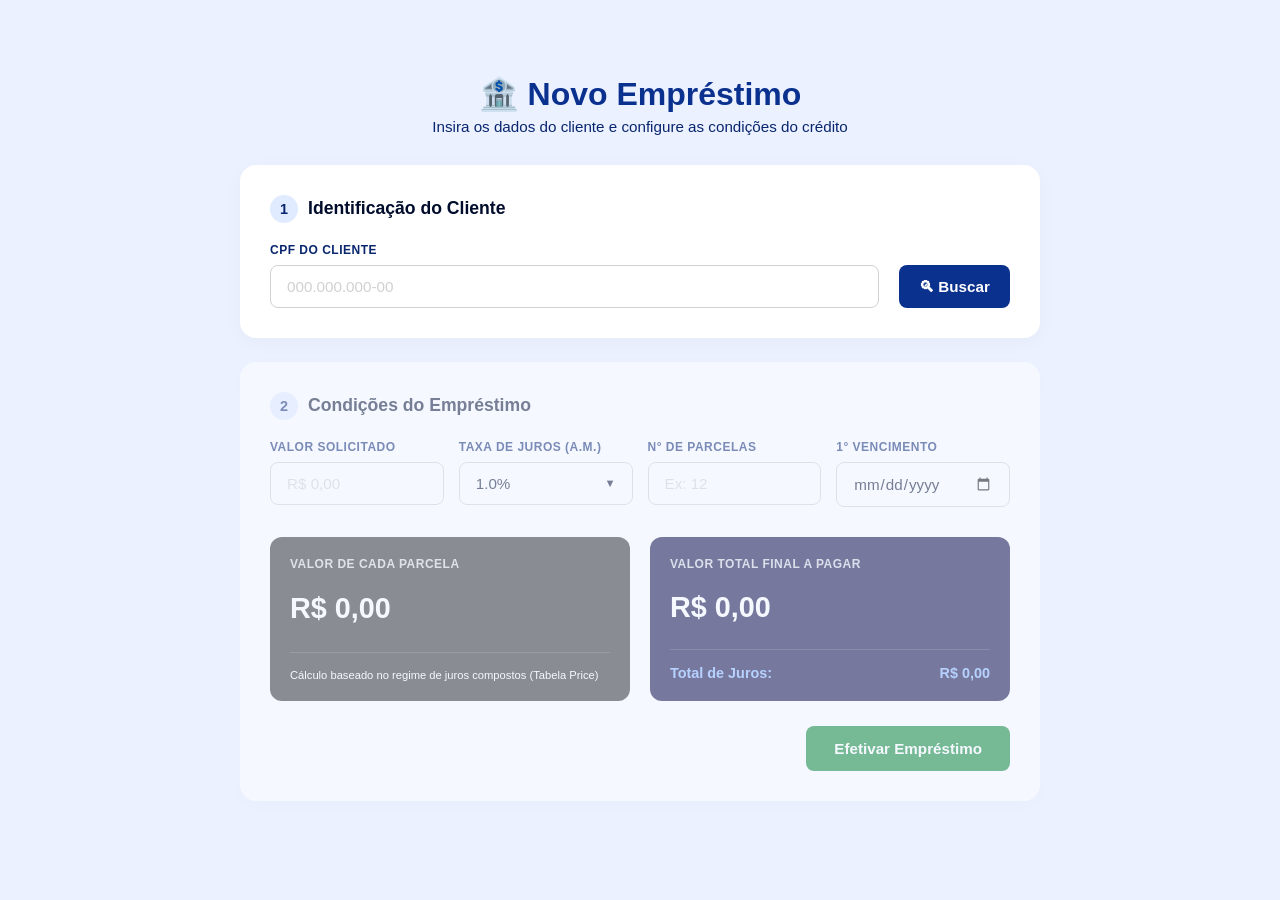
<file: Frontend/index.html>
<!DOCTYPE html>
<html lang="pt-BR">

<head>
    <meta charset="UTF-8">
    <meta name="viewport" content="width=device-width, initial-scale=1.0">
    <title>Simulação de Empréstimos</title>
    <style>
        * {
            margin: 0;
            padding: 0;
            box-sizing: border-box;
            font-family: 'Segoe UI', Tahoma, Geneva, Verdana, sans-serif;
        }

        body {
            background-color: #ebf1ff;
            color: #000c2b;
            display: flex;
            flex-direction: column;
            align-items: center;
            justify-content: center;
            min-height: 100vh;
            padding: 20px;
        }

        .title {
            text-align: center;
            margin-bottom: 30px;
        }

        .title h1 {
            color: #0b318f;
            font-size: 2rem;
            font-weight: 700;
            display: flex;
            align-items: center;
            justify-content: center;
            gap: 10px;
        }

        .title p {
            color: #08256e;
            font-size: 0.95rem;
            margin-top: 5px;
        }

        section {
            background-color: white;
            border-radius: 16px;
            padding: 30px;
            width: 100%;
            max-width: 800px;
            box-shadow: 0 4px 20px rgba(0, 0, 0, 0.03);
            margin-bottom: 24px;
            transition: opacity 0.3s ease;
        }

        section.disabled {
            opacity: 0.5;
            pointer-events: none;
            user-select: none;
        }

        .section-title {
            font-size: 1.1rem;
            font-weight: 600;
            color: #000c2b;
            display: flex;
            align-items: center;
            gap: 10px;
            margin-bottom: 20px;
        }

        .section-title span {
            background-color: #e0ebff;
            color: #08256e;
            width: 28px;
            height: 28px;
            border-radius: 50%;
            display: flex;
            align-items: center;
            justify-content: center;
            font-size: 0.9rem;
            font-weight: 700;
        }

        .formDiv {
            display: flex;
            flex-direction: column;
        }

        label {
            color: #08256e;
            font-size: 0.75rem;
            font-weight: 700;
            margin-bottom: 8px;
            letter-spacing: 0.5px;
            display: block;
        }

        input,
        select {
            width: 100%;
            padding: 12px 16px;
            border: 1px solid #d1d1d1;
            border-radius: 8px;
            font-size: 0.95rem;
            color: #000c2b;
            outline: none;
            transition: border-color 0.2s;
            background-color: #fff;
        }

        input::placeholder {
            color: #d1d1d1;
        }

        input:focus,
        select:focus {
            border-color: #0b318f;
        }

        .cpf-input-wrapper {
            display: grid;
            grid-template-columns: 1fr 15%;
            gap: 20px;
        }

        .cpf-input-wrapper button {
            background-color: #0b318f;
            color: white;
            border: none;
            border-radius: 8px;
            padding: 12px;
            font-size: 0.95rem;
            font-weight: 700;
            cursor: pointer;
            display: flex;
            align-items: center;
            justify-content: center;
            transition: background-color 0.2s;
        }

        .cpf-input-wrapper button:hover {
            background-color: #0041e4;
        }

        .client-info-box {
            margin-top: 15px;
            padding: 15px;
            background-color: #f4f7fc;
            border-radius: 8px;
            border-left: 4px solid #0b318f;
            display: grid;
            grid-template-columns: 1fr 1fr;
            gap: 15px;
        }

        .conditions-grid {
            display: grid;
            grid-template-columns: repeat(4, 1fr);
            gap: 15px;
            margin-bottom: 30px;
        }

        .dropdown {
            color: #000c2b;
            width: 100%;
            padding: 12px 16px;
            border: 1px solid #d1d1d1;
            border-radius: 8px;
            font-size: 0.95rem;
            background-color: #fff;
            cursor: pointer;
            position: relative;
            display: flex;
            justify-content: space-between;
            align-items: center;
            user-select: none;
        }

        .dropdown::after {
            content: '▼';
            font-size: 0.7rem;
            color: #000c2b;
        }

        .dopdownContent {
            display: none;
            position: absolute;
            top: 100%;
            left: 0;
            width: 100%;
            background-color: #fff;
            border: 1px solid #d1d1d1;
            border-radius: 8px;
            margin-top: 4px;
            z-index: 10;
            box-shadow: 0 4px 12px rgba(0, 0, 0, 0.05);
        }

        .dopdownContent div {
            padding: 10px 16px;
            transition: background 0.2s;
        }

        .dopdownContent div:hover {
            background-color: #f4f7fc;
        }

        .dopdownContent.show {
            display: block;
        }

        .results-container {
            display: flex;
            gap: 20px;
            margin-bottom: 25px;
        }

        .menuDiv {
            flex: 1;
            border-radius: 12px;
            padding: 20px;
            color: white;
            display: flex;
            flex-direction: column;
            justify-content: space-between;
            gap: 10px;
            min-height: 140px;
        }

        .results-container .menuDiv:nth-child(1) {
            background-color: #272727;
        }

        .results-container .menuDiv:nth-child(2) {
            background-color: #00003a;
        }

        .menuDiv p:first-of-type {
            font-size: 0.75rem;
            font-weight: 700;
            letter-spacing: 0.5px;
            opacity: 0.8;
        }

        .menuDiv p {
            font-size: .7rem;
            font-weight: 500;
        }

        .results-container .menuDiv:nth-child(2) p:last-of-type {
            font-size: 0.9rem;
            font-weight: 700;
            color: #82b1ff;
            display: flex;
            align-items: center;
            justify-content: space-between;
            margin-top: auto;
        }

        .menuDiv div {
            font-size: 1.8rem;
            font-weight: 700;
            margin: 10px 0;
        }

        .btn-submit {
            background-color: #00802b;
            color: white;
            border: none;
            border-radius: 8px;
            padding: 14px 28px;
            font-size: 0.95rem;
            font-weight: 700;
            cursor: pointer;
            display: block;
            margin-left: auto;
            transition: background-color 0.2s;
        }

        .btn-submit:hover {
            background-color: #002c0f;
        }

        hr {
            border: 0;
            border-top: 1px solid rgba(255, 255, 255, 0.15);
            margin: 5px 0;
        }

        @media (max-width: 760px) {
            .conditions-grid {
                grid-template-columns: repeat(2, 1fr);
            }

            .results-container {
                flex-direction: column;
            }

            .cpf-input-wrapper {
                grid-template-columns: 1fr;
            }

            .client-info-box {
                grid-template-columns: 1fr;
            }
        }

        @media (max-width: 480px) {
            .conditions-grid {
                grid-template-columns: 1fr;
            }
        }
    </style>
</head>

<body>
    <div class="title">
        <h1>🏦 Novo Empréstimo</h1>
        <p>Insira os dados do cliente e configure as condições do crédito</p>
    </div>

    <section id="section-client">
        <div class="section-title">
            <span>1</span> Identificação do Cliente
        </div>
        <label for="cpf">CPF DO CLIENTE</label>
        <div class="cpf-input-wrapper">
            <input type="text" name="cpf" id="cpf" placeholder="000.000.000-00" maxlength="14">
            <button id="btn-buscar">🔍︎ Buscar</button>
        </div>

        <div class="client-info-box" id="client-info" style="display: none;">
            <div>
                <label>NOME DO CLIENTE</label>
                <strong id="client-name" style="color: #0b318f; font-size: 1.1rem;">-</strong>
            </div>
            <div>
                <label for="select-conta">SELECIONE A CONTA BANCÁRIA</label>
                <select id="select-conta">
                </select>
            </div>
        </div>
    </section>

    <section id="section-loan" class="disabled">
        <div class="section-title">
            <span>2</span> Condições do Empréstimo
        </div>
        <div class="conditions-grid">
            <div class="formDiv">
                <label for="input-valor">VALOR SOLICITADO</label>
                <input type="text" id="input-valor" placeholder="R$ 0,00">
            </div>

            <div class="formDiv">
                <label>TAXA DE JUROS (A.M.)</label>
                <div class="dropdown" id="loan-dropdown">
                    <span id="dropdown-selected">1.0%</span>
                    <div class="dopdownContent" id="dropdown-content">
                        <div class="taxOption" data-value="0.01">1.0%</div>
                        <div class="taxOption" data-value="0.02">2.0%</div>
                        <div class="taxOption" data-value="0.03">3.0%</div>
                    </div>
                </div>
            </div>

            <div class="formDiv">
                <label for="input-parcelas">N° DE PARCELAS</label>
                <input type="number" id="input-parcelas" placeholder="Ex: 12" min="1">
            </div>

            <div class="formDiv">
                <label for="input-vencimento">1° VENCIMENTO</label>
                <input type="date" id="input-vencimento">
            </div>
        </div>

        <div class="results-container">
            <div class="menuDiv">
                <p>VALOR DE CADA PARCELA</p>
                <div id="display-parcela">R$ 0,00</div>
                <hr>
                <p>Cálculo baseado no regime de juros compostos (Tabela Price)</p>
            </div>
            <div class="menuDiv">
                <p>VALOR TOTAL FINAL A PAGAR</p>
                <div id="display-total">R$ 0,00</div>
                <hr>
                <p>Total de Juros: <span id="display-juros">R$ 0,00</span></p>
            </div>
        </div>

        <button class="btn-submit" id="btn-efetivar">Efetivar Empréstimo</button>
    </section>

    <script>
        const dbClientes = {
            "123.456.789-09": {
                nome: "Carlos Eduardo da Silva",
                contas: [
                    "Agência 0001 | Conta 10245-8 (Corrente)",
                    "Agência 0001 | Conta 55921-0 (Poupança)"
                ]
            },
            "987.654.321-00": {
                nome: "Mariana Costa Rodrigues",
                contas: [
                    "Agência 4022 | Conta 88312-4 (Corrente)"
                ]
            }
        };

        const cpfInput = document.getElementById('cpf');
        const btnBuscar = document.getElementById('btn-buscar');
        const sectionLoan = document.getElementById('section-loan');
        const clientInfoBox = document.getElementById('client-info');
        const clientNameDisplay = document.getElementById('client-name');
        const selectConta = document.getElementById('select-conta');

        const inputValor = document.getElementById('input-valor');
        const inputParcelas = document.getElementById('input-parcelas');
        const inputVencimento = document.getElementById('input-vencimento');

        const loanDropdown = document.getElementById('loan-dropdown');
        const dropdownContent = document.getElementById('dropdown-content');
        const dropdownSelected = document.getElementById('dropdown-selected');

        const displayParcela = document.getElementById('display-parcela');
        const displayTotal = document.getElementById('display-total');
        const displayJuros = document.getElementById('display-juros');
        const btnEfetivar = document.getElementById('btn-efetivar');

        let taxaJurosAtual = 0.01;
        let valorNumericoPuro = 0;

        cpfInput.addEventListener('input', (e) => {
            let value = e.target.value.replace(/\D/g, "");
            if (value.length > 11) value = value.slice(0, 11);

            if (value.length > 9) {
                value = value.replace(/^(\d{3})(\d{3})(\d{3})(\d{1,2})$/, "$1.$2.$3-$4");
            } else if (value.length > 6) {
                value = value.replace(/^(\d{3})(\d{3})(\d{1,3})$/, "$1.$2.$3");
            } else if (value.length > 3) {
                value = value.replace(/^(\d{3})(\d{1,3})$/, "$1.$2");
            }
            e.target.value = value;
        });

        btnBuscar.addEventListener('click', () => {
            const cpfVal = cpfInput.value;

            if (!isCpfValid(cpfVal)) {
                alert("Por favor, digite um CPF válido.");
                return;
            }

            const cliente = dbClientes[cpfVal] || {
                nome: "Cliente Fictício Teste",
                contas: ["Agência 0001 | Conta 99999-9 (Corrente)"]
            };

            clientNameDisplay.textContent = cliente.nome;
            selectConta.innerHTML = cliente.contas.map(conta => `<option value="${conta}">${conta}</option>`).join('');
            clientInfoBox.style.display = 'grid';

            sectionLoan.classList.remove('disabled');
        });

        inputValor.addEventListener('input', (e) => {
            let value = e.target.value.replace(/\D/g, "");
            if (!value) {
                valorNumericoPuro = 0;
                e.target.value = "";
                calcularEmprestimo();
                return;
            }

            valorNumericoPuro = parseFloat(value) / 100;
            e.target.value = valorNumericoPuro.toLocaleString('pt-BR', { style: 'currency', currency: 'BRL' });

            calcularEmprestimo();
        });

        loanDropdown.addEventListener('click', (e) => {
            e.stopPropagation();
            dropdownContent.classList.toggle('show');
        });

        document.querySelectorAll('.taxOption').forEach(option => {
            option.addEventListener('click', (e) => {
                dropdownSelected.textContent = e.target.textContent;
                taxaJurosAtual = parseFloat(e.target.getAttribute('data-value'));
                dropdownContent.classList.remove('show');

                calcularEmprestimo();
            });
        });

        document.addEventListener('click', () => {
            dropdownContent.classList.remove('show');
        });

        inputParcelas.addEventListener('input', calcularEmprestimo);

        function calcularEmprestimo() {
            const p = valorNumericoPuro;
            const i = taxaJurosAtual;
            const n = parseInt(inputParcelas.value);

            if (!p || !n || n <= 0) {
                zerarVisor();
                return;
            }

            let valorParcela = 0;

            if (i === 0) {
                valorParcela = p / n;
            } else {
                valorParcela = (p * i) / (1 - Math.pow(1 + i, -n));
            }

            const valorTotalFinal = valorParcela * n;
            const totalJurosAcumulado = valorTotalFinal - p;

            displayParcela.textContent = valorParcela.toLocaleString('pt-BR', { style: 'currency', currency: 'BRL' });
            displayTotal.textContent = valorTotalFinal.toLocaleString('pt-BR', { style: 'currency', currency: 'BRL' });
            displayJuros.textContent = totalJurosAcumulado.toLocaleString('pt-BR', { style: 'currency', currency: 'BRL' });
        }

        function zerarVisor() {
            displayParcela.textContent = "R$ 0,00";
            displayTotal.textContent = "R$ 0,00";
            displayJuros.textContent = "R$ 0,00";
        }

        btnEfetivar.addEventListener('click', () => {
            if (valorNumericoPuro <= 0 || !inputParcelas.value || !inputVencimento.value) {
                alert("Por favor, preencha todos os campos do empréstimo antes de efetivar.");
                return;
            }
            alert(`Empréstimo de ${inputValor.value} efetivado com sucesso para a conta:\n${selectConta.value}`);
        });

        function isCpfValid(cpf) {
            const cpfLimpo = cpf.replace(/\D/g, '');

            if (cpfLimpo.length !== 11) return false;

            if ([
                "00000000000",
                "11111111111",
                "22222222222",
                "33333333333",
                "44444444444",
                "55555555555",
                "66666666666",
                "77777777777",
                "88888888888",
                "99999999999"
            ].indexOf(cpfLimpo) !== -1) return false;

            let soma = 0;
            for (let i = 0; i < 9; i++) {
                soma += parseInt(cpfLimpo.charAt(i)) * (10 - i);
            }
            let resto = (soma * 10) % 11;
            if (resto === 10 || resto === 11) resto = 0;
            if (resto !== parseInt(cpfLimpo.charAt(9))) return false;

            soma = 0;
            for (let i = 0; i < 10; i++) {
                soma += parseInt(cpfLimpo.charAt(i)) * (11 - i);
            }
            resto = (soma * 10) % 11;
            if (resto === 10 || resto === 11) resto = 0;
            if (resto !== parseInt(cpfLimpo.charAt(10))) return false;

            return true;
        }
    </script>
</body>

</html>
</file>
